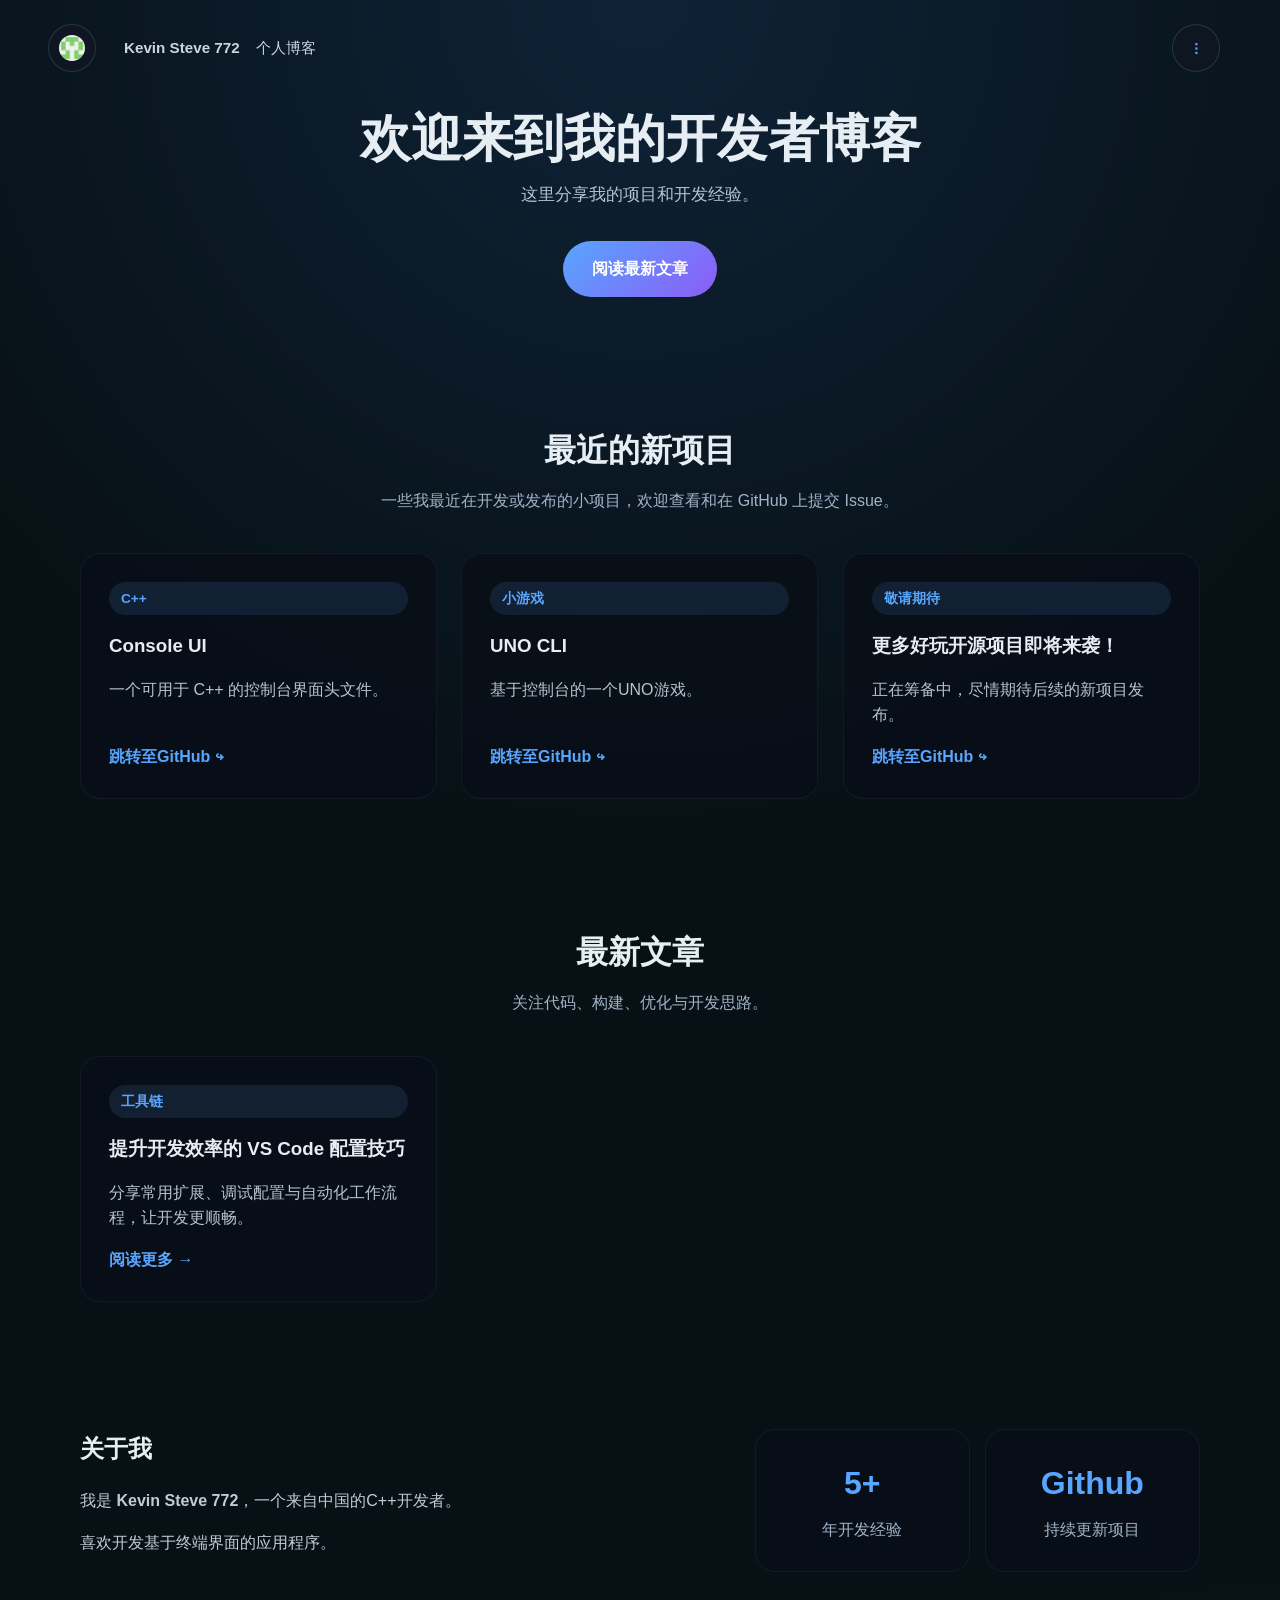
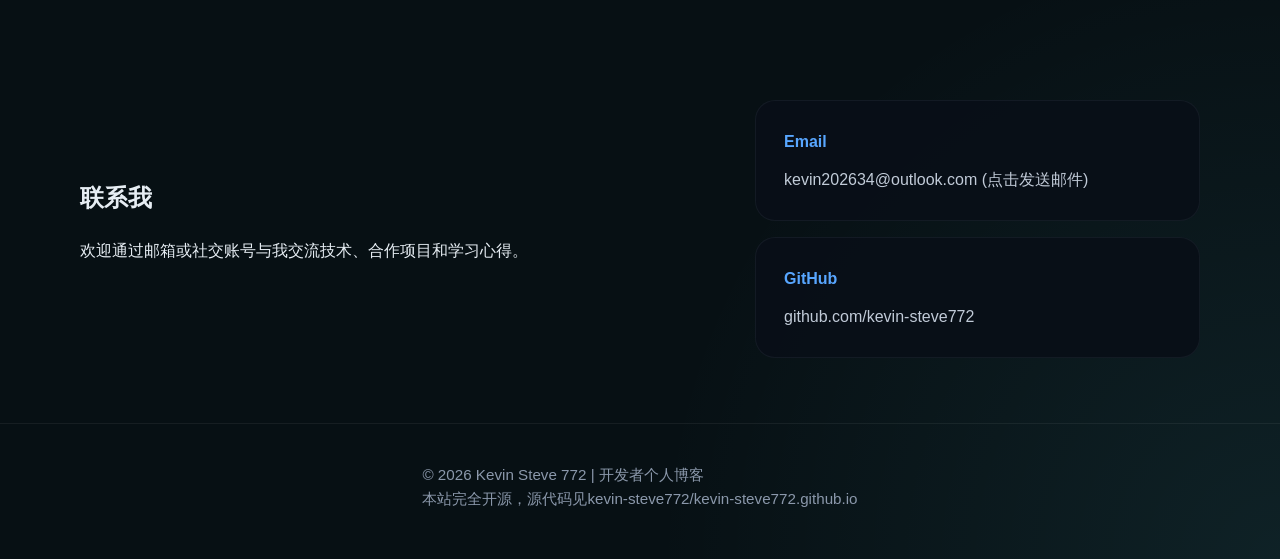
<file: index.html>
<!DOCTYPE html>
<html lang="zh-CN">
<head>
  <meta charset="UTF-8" />
  <meta name="viewport" content="width=device-width, initial-scale=1.0" />
  <title>Kevin Steve 772 的开发者博客</title>
  <link rel="stylesheet" href="styles.css" />
</head>
<body>
  <header class="site-header">
    <div class="container header-inner">
      <div class="split-nav">
        <div class="split-nav-group split-nav-left">
          <button class="nav-icon" aria-label="展开站点标题"><img src="logo.png" alt="站点 logo" class="nav-icon-img" /></button>
          <nav class="main-nav left-nav" id="leftNav">
            <a class="nav-title">Kevin Steve 772</a>
            <a class="nav-subtitle">个人博客</a>
          </nav>
        </div>
        <div class="split-nav-group split-nav-right">
          <button class="nav-icon" aria-label="展开右侧导航">⫶</button>
          <nav class="main-nav right-nav" id="rightNav">
            <a href="#home" class="scroll-reveal scroll-delay-100">Home</a>
            <a href="#posts" class="scroll-reveal scroll-delay-200">Blog</a>
            <a href="#about" class="scroll-reveal scroll-delay-300">About</a>
            <a href="#contact" class="scroll-reveal scroll-delay-400">Contact</a>
            <a href="https://github.com/kevin-steve772" target="_blank" rel="noreferrer" class="scroll-reveal scroll-delay-500">GitHub</a>
          </nav>
        </div>
      </div>
    </div>
  </header>

  <main>
    <section class="hero" id="home">
      <div class="container hero-content scroll-reveal scroll-delay-100">
        <h2>欢迎来到我的开发者博客</h2>
        <p>这里分享我的项目和开发经验。</p>
        <a class="btn btn-primary" href="#posts">阅读最新文章</a>
      </div>
    </section>

    <section class="section projects-section" id="projects">
      <div class="container">
        <div class="section-heading scroll-reveal scroll-delay-100">
          <h2>最近的新项目</h2>
          <p>一些我最近在开发或发布的小项目，欢迎查看和在 GitHub 上提交 Issue。</p>
        </div>
        <div class="post-grid projects-grid scroll-reveal scroll-delay-200" id="projectsList">
          <!-- 项目列表由 script.js 渲染 -->
        </div>
      </div>
    </section>

    <section class="section" id="posts">
      <div class="container">
        <div class="section-heading scroll-reveal scroll-delay-100">
          <h2>最新文章</h2>
          <p>关注代码、构建、优化与开发思路。</p>
        </div>
        <div class="post-grid scroll-reveal scroll-delay-200">
          <!-- <article class="post-card">
            <span class="post-tag">前端</span>
            <h3>使用现代 CSS 构建响应式布局</h3>
            <p>探索 Flexbox 与 Grid 组合实现高效、可维护页面布局的实践方式。</p>
            <a class="post-link" href="article-1.html">阅读更多 →</a>
          </article>
          <article class="post-card">
            <span class="post-tag">JavaScript</span>
            <h3>从项目角度理解异步编程</h3>
            <p>结合实际项目案例，讲解 Promise、async/await 及错误处理的最佳实践。</p>
            <a class="post-link" href="article-2.html">阅读更多 →</a>
          </article> -->
          <article class="post-card scroll-reveal scroll-delay-300">
            <span class="post-tag">工具链</span>
            <h3>提升开发效率的 VS Code 配置技巧</h3>
            <p>分享常用扩展、调试配置与自动化工作流程，让开发更顺畅。</p>
            <a class="post-link" href="article-3.html">阅读更多 →</a>
          </article>
        </div>
      </div>
    </section>

    <section class="section about-section" id="about">
      <div class="container about-inner scroll-reveal scroll-delay-100">
        <div class="about-text">
          <h2>关于我</h2>
          <p>我是 <strong>Kevin Steve 772</strong>，一个来自中国的C++开发者。</p>
          <p>喜欢开发基于终端界面的应用程序。</p>
        </div>
        <div class="about-stats">
          <div class="stat-card scroll-reveal scroll-delay-200">
            <strong>5+</strong>
            <span>年开发经验</span>
          </div>
          <div class="stat-card scroll-reveal scroll-delay-300">
            <strong>Github</strong>
            <span>持续更新项目</span>
          </div>
        </div>
      </div>
    </section>

    <section class="section contact-section" id="contact">
      <div class="container contact-inner scroll-reveal scroll-delay-100">
        <div>
          <h2>联系我</h2>
          <p>欢迎通过邮箱或社交账号与我交流技术、合作项目和学习心得。</p>
        </div>
        <div class="contact-cards">
          <div class="contact-card scroll-reveal scroll-delay-200">
            <strong>Email</strong>
            <p><a href="mailto:kevin202634@outlook.com" target="_blank" rel="noreferrer">kevin202634@outlook.com (点击发送邮件)</a></p>
          </div>
          <div class="contact-card scroll-reveal scroll-delay-300">
            <strong>GitHub</strong>
            <p><a href="https://github.com/kevin-steve772" target="_blank" rel="noreferrer">github.com/kevin-steve772</a></p>
          </div>
        </div>
      </div>
    </section>
  </main>

  <footer class="site-footer">
    <div class="container footer-inner">
      <p>© <span id="currentYear"></span> Kevin Steve 772 | 开发者个人博客<br>本站完全开源，源代码见<a href="https://github.com/kevin-steve772/kevin-steve772.github.io" target="_blank" rel="noreferrer">kevin-steve772/kevin-steve772.github.io</a></p>
    </div>
  </footer>

  <script src="script.js"></script>
</body>
</html>
</file>
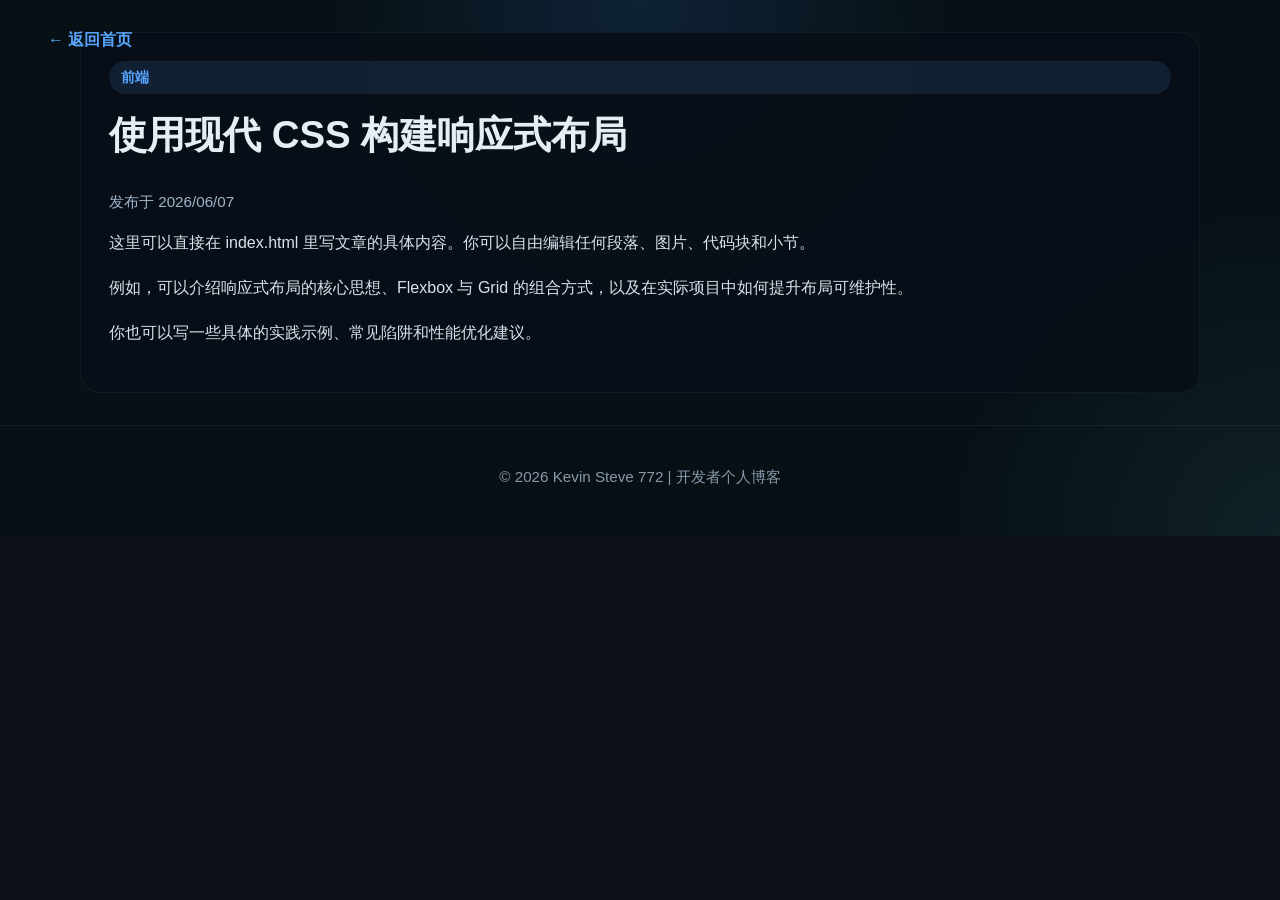
<file: article-1.html>
<!DOCTYPE html>
<html lang="zh-CN">
<head>
  <meta charset="UTF-8" />
  <meta name="viewport" content="width=device-width, initial-scale=1.0" />
  <title>使用现代 CSS 构建响应式布局 - Kevin Steve 772</title>
  <link rel="stylesheet" href="styles.css" />
</head>
<body>
  <header class="site-header">
    <div class="container header-inner">
      <div class="split-nav">
        <div class="split-nav-group split-nav-left">
          <a href="index.html" class="back-link">← 返回首页</a>
        </div>
      </div>
    </div>
  </header>

  <main>
    <div class="container article-reader-inner scroll-reveal scroll-delay-100">
      <article class="article-page scroll-reveal scroll-delay-200">
        <div class="article-header scroll-reveal scroll-delay-300">
          <span class="post-tag">前端</span>
          <h2>使用现代 CSS 构建响应式布局</h2>
          <p class="article-meta">发布于 2026/06/07</p>
        </div>
        <div class="article-body">
          <p>这里可以直接在 index.html 里写文章的具体内容。你可以自由编辑任何段落、图片、代码块和小节。</p>
          <p>例如，可以介绍响应式布局的核心思想、Flexbox 与 Grid 的组合方式，以及在实际项目中如何提升布局可维护性。</p>
          <p>你也可以写一些具体的实践示例、常见陷阱和性能优化建议。</p>
        </div>
      </article>
    </div>
  </main>

  <footer class="site-footer">
    <div class="container footer-inner">
      <p>© <span id="currentYear"></span> Kevin Steve 772 | 开发者个人博客</p>
    </div>
  </footer>

  <script src="script.js"></script>
</body>
</html>
</file>
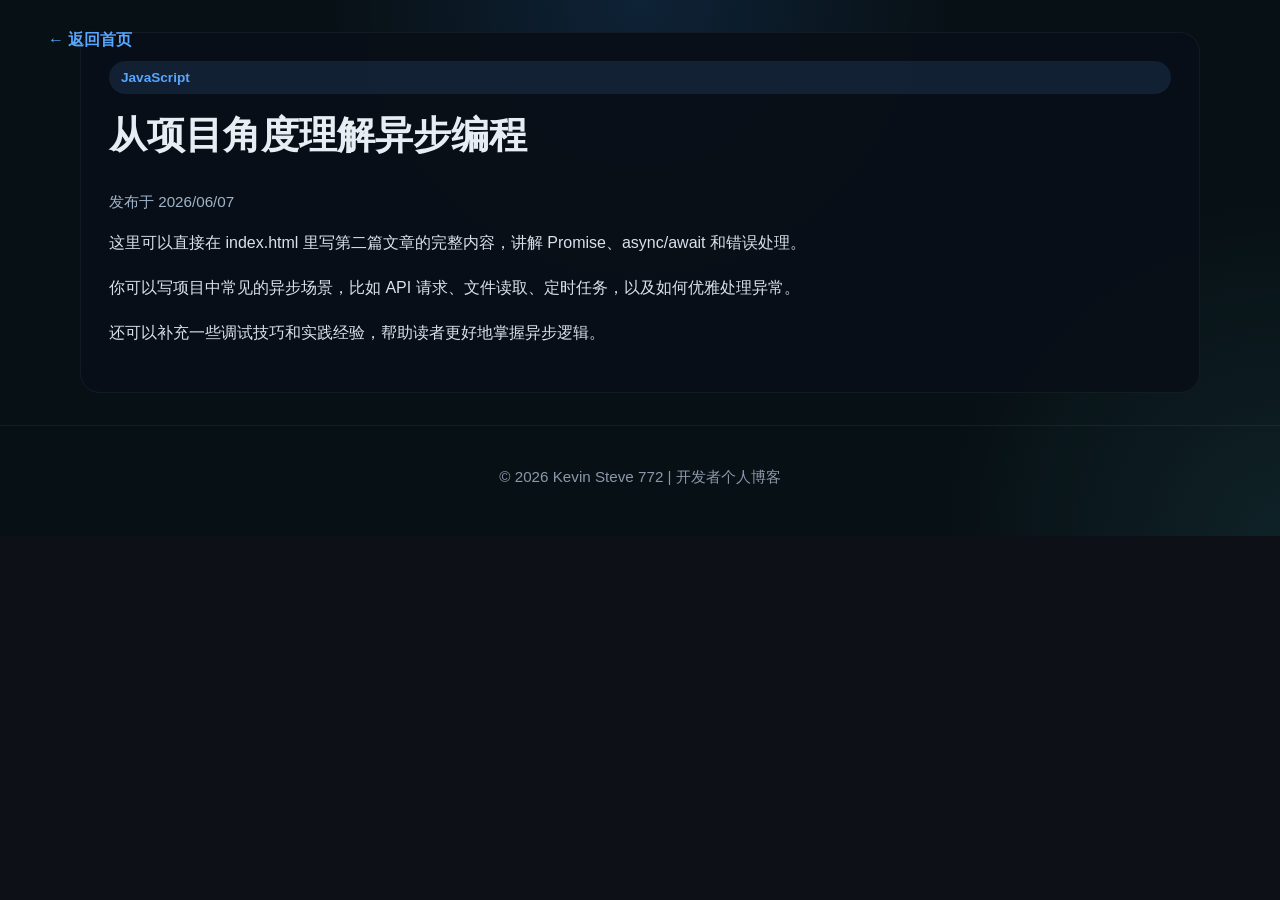
<file: article-2.html>
<!DOCTYPE html>
<html lang="zh-CN">
<head>
  <meta charset="UTF-8" />
  <meta name="viewport" content="width=device-width, initial-scale=1.0" />
  <title>从项目角度理解异步编程 - Kevin Steve 772</title>
  <link rel="stylesheet" href="styles.css" />
</head>
<body>
  <header class="site-header">
    <div class="container header-inner">
      <div class="split-nav">
        <div class="split-nav-group split-nav-left">
          <a href="index.html" class="back-link">← 返回首页</a>
        </div>
      </div>
    </div>
  </header>

  <main>
    <div class="container article-reader-inner scroll-reveal scroll-delay-100">
      <article class="article-page scroll-reveal scroll-delay-200">
        <div class="article-header scroll-reveal scroll-delay-300">
          <span class="post-tag">JavaScript</span>
          <h2>从项目角度理解异步编程</h2>
          <p class="article-meta">发布于 2026/06/07</p>
        </div>
        <div class="article-body">
          <p>这里可以直接在 index.html 里写第二篇文章的完整内容，讲解 Promise、async/await 和错误处理。</p>
          <p>你可以写项目中常见的异步场景，比如 API 请求、文件读取、定时任务，以及如何优雅处理异常。</p>
          <p>还可以补充一些调试技巧和实践经验，帮助读者更好地掌握异步逻辑。</p>
        </div>
      </article>
    </div>
  </main>

  <footer class="site-footer">
    <div class="container footer-inner">
      <p>© <span id="currentYear"></span> Kevin Steve 772 | 开发者个人博客</p>
    </div>
  </footer>

  <script src="script.js"></script>
</body>
</html>
</file>
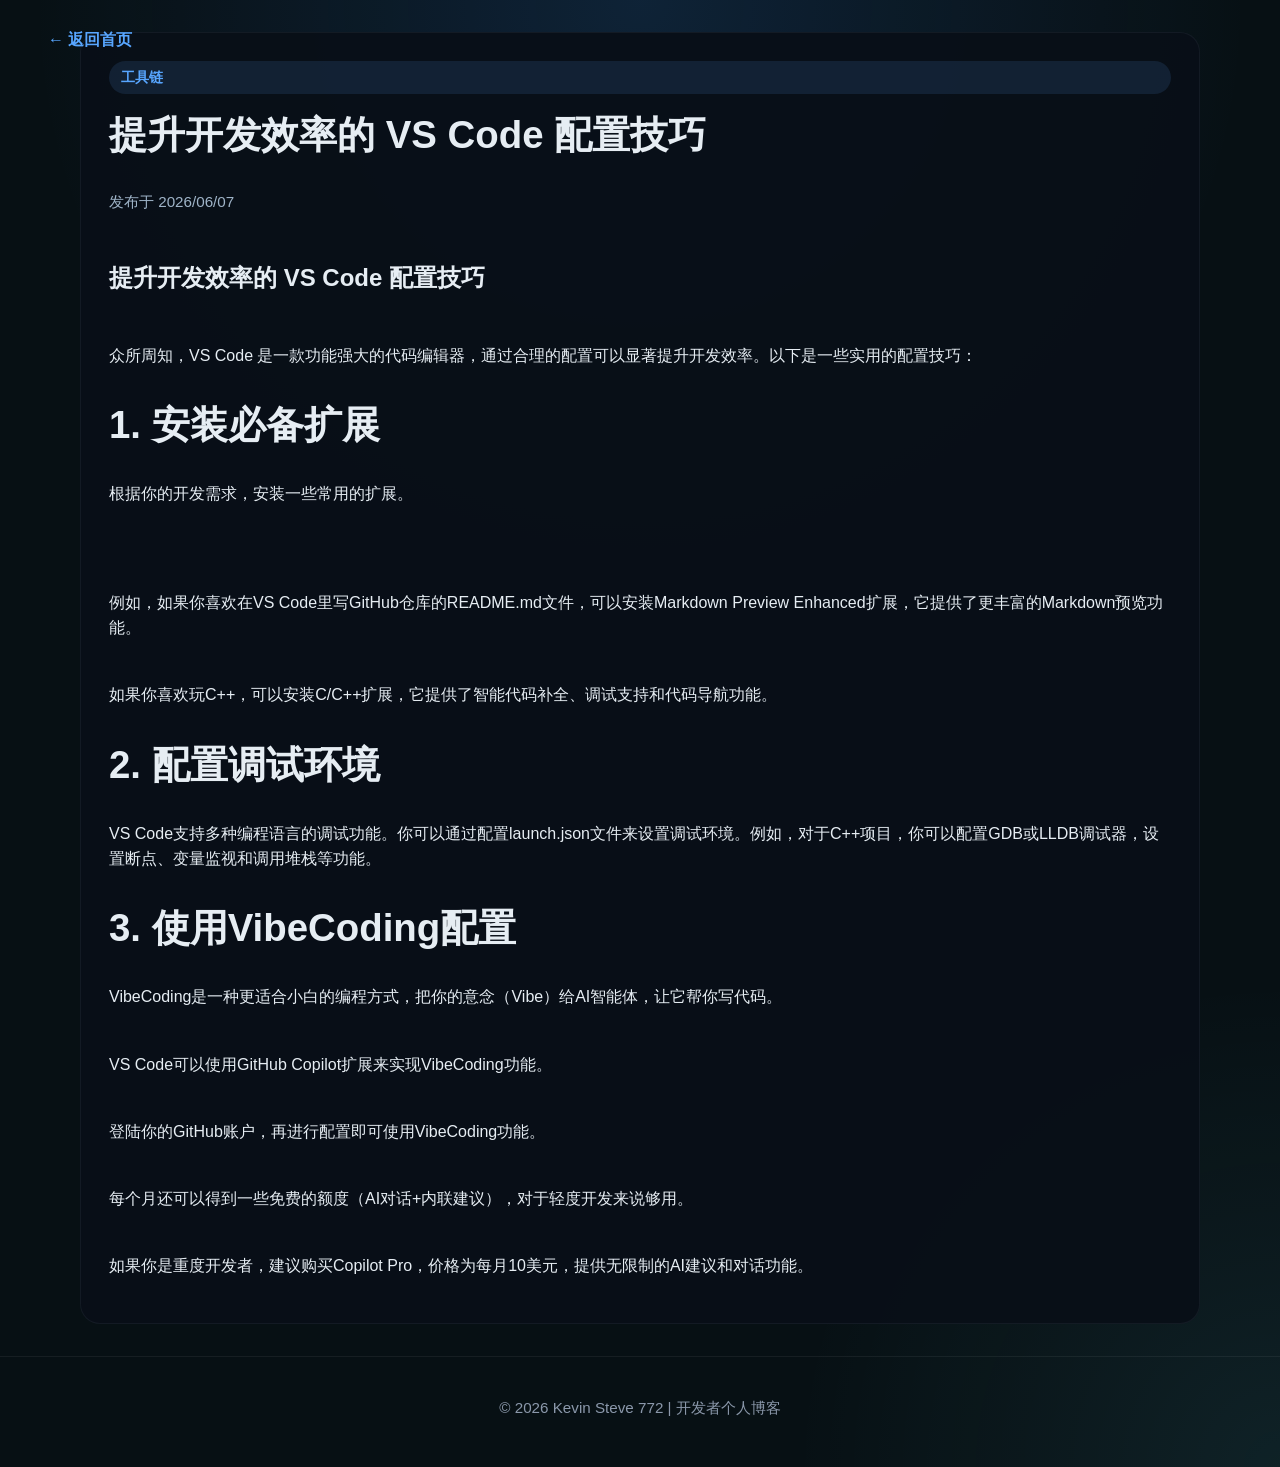
<file: article-3.html>
<!DOCTYPE html>
<html lang="zh-CN">
<head>
  <meta charset="UTF-8" />
  <meta name="viewport" content="width=device-width, initial-scale=1.0" />
  <title>提升开发效率的 VS Code 配置技巧 - Kevin Steve 772</title>
  <link rel="stylesheet" href="styles.css" />
</head>
<body>
  <header class="site-header">
    <div class="container header-inner">
      <div class="split-nav">
        <div class="split-nav-group split-nav-left">
          <a href="index.html" class="back-link">← 返回首页</a>
        </div>
      </div>
    </div>
  </header>

  <main>
    <div class="container article-reader-inner scroll-reveal scroll-delay-100">
      <article class="article-page scroll-reveal scroll-delay-200">
        <div class="article-header scroll-reveal scroll-delay-300">
          <span class="post-tag">工具链</span>
          <h2>提升开发效率的 VS Code 配置技巧</h2>
          <p class="article-meta">发布于 2026/06/07</p>
          <h1>提升开发效率的 VS Code 配置技巧</h1>
            <p>众所周知，VS Code 是一款功能强大的代码编辑器，通过合理的配置可以显著提升开发效率。以下是一些实用的配置技巧：</p>
            <h2>1. 安装必备扩展</h2>
            <p>根据你的开发需求，安装一些常用的扩展。<p>
            <p>例如，如果你喜欢在VS Code里写GitHub仓库的README.md文件，可以安装Markdown Preview Enhanced扩展，它提供了更丰富的Markdown预览功能。</p>
            <p>如果你喜欢玩C++，可以安装C/C++扩展，它提供了智能代码补全、调试支持和代码导航功能。</p>
            <h2>2. 配置调试环境</h2>
            <p>VS Code支持多种编程语言的调试功能。你可以通过配置launch.json文件来设置调试环境。例如，对于C++项目，你可以配置GDB或LLDB调试器，设置断点、变量监视和调用堆栈等功能。</p>
            <h2>3. 使用VibeCoding配置</h2>
            <p>VibeCoding是一种更适合小白的编程方式，把你的意念（Vibe）给AI智能体，让它帮你写代码。</p>
            <p>VS Code可以使用GitHub Copilot扩展来实现VibeCoding功能。</p>
            <p>登陆你的GitHub账户，再进行配置即可使用VibeCoding功能。</p>
            <p>每个月还可以得到一些免费的额度（AI对话+内联建议），对于轻度开发来说够用。</p>
            <p>如果你是重度开发者，建议购买Copilot Pro，价格为每月10美元，提供无限制的AI建议和对话功能。</p>
        </div>
      </article>
    </div>
  </main>

  <footer class="site-footer">
    <div class="container footer-inner">
      <p>© <span id="currentYear"></span> Kevin Steve 772 | 开发者个人博客</p>
    </div>
  </footer>

  <script src="script.js"></script>
</body>
</html>
</file>
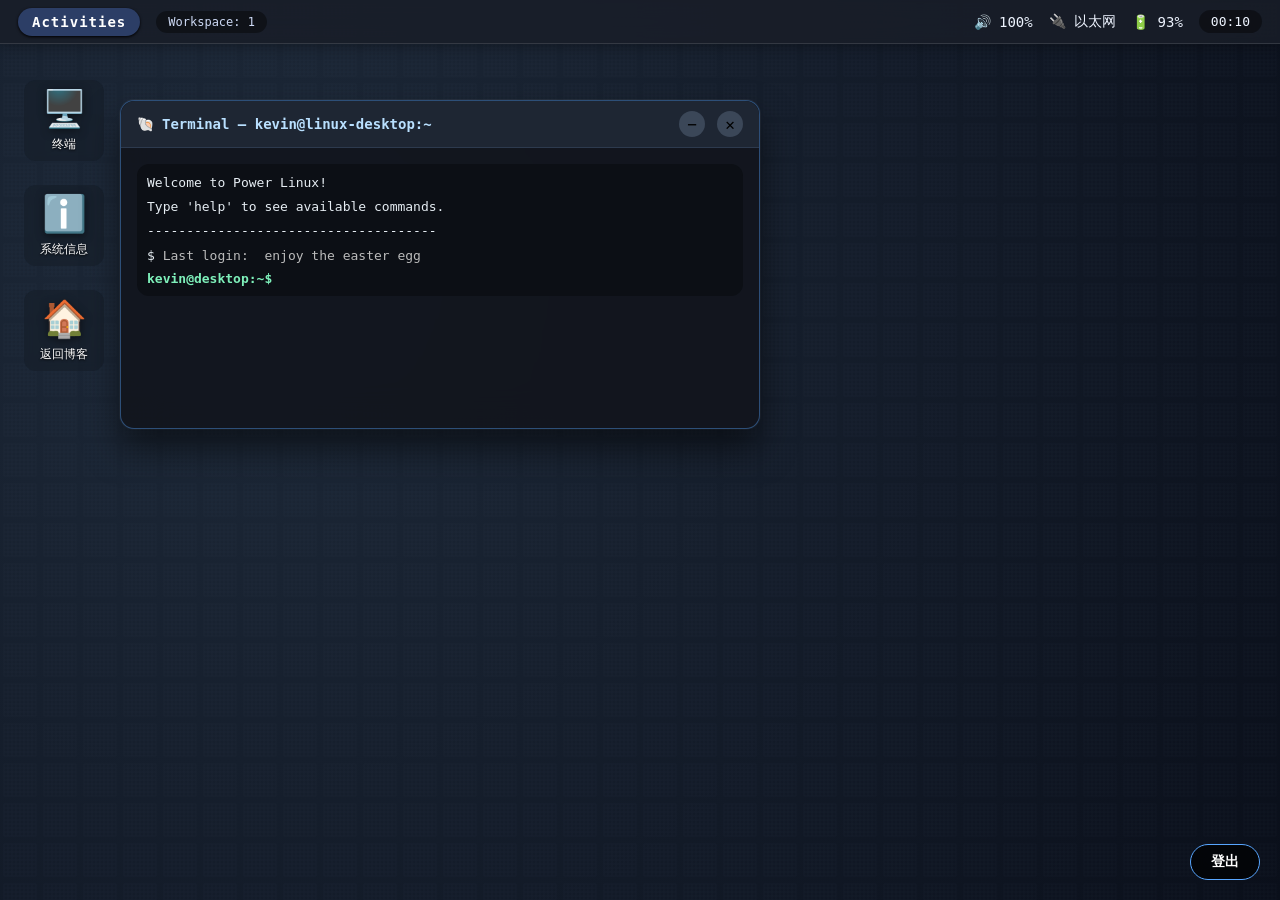
<file: easter-egg.html>
<!DOCTYPE html>
<html lang="zh-CN">
<head>
  <meta charset="UTF-8">
  <meta name="viewport" content="width=device-width, initial-scale=1.0, user-scalable=no">
  <title>Linux 桌面模拟器 · 彩蛋</title>
  <style>
    * {
      margin: 0;
      padding: 0;
      box-sizing: border-box;
      user-select: none; /* 让桌面更像系统，但不影响输入框 */
    }

    body {
      font-family: 'Noto Sans', 'Segoe UI', 'Ubuntu', 'Roboto', monospace;
      overflow: hidden;
      height: 100vh;
      width: 100vw;
      background: radial-gradient(circle at 20% 30%, #1e2a3a, #0a0f1a);
      position: relative;
    }

    /* 仿壁纸纹理 */
    .wallpaper {
      position: absolute;
      inset: 0;
      background-image: url('data:image/svg+xml;utf8,<svg xmlns="http://www.w3.org/2000/svg" viewBox="0 0 100 100" opacity="0.08"><path fill="none" d="M10 10 L90 10 M10 20 L90 20 M10 30 L90 30 M10 40 L90 40 M10 50 L90 50 M10 60 L90 60 M10 70 L90 70 M10 80 L90 80 M10 90 L90 90 M10 10 L10 90 M20 10 L20 90 M30 10 L30 90 M40 10 L40 90 M50 10 L50 90 M60 10 L60 90 M70 10 L70 90 M80 10 L80 90 M90 10 L90 90" stroke="%23aaccff" stroke-width="0.6"/></svg>');
      background-size: 40px 40px;
      pointer-events: none;
    }

    /* 顶部任务栏 (Linux 风格) */
    .taskbar {
      position: absolute;
      top: 0;
      left: 0;
      right: 0;
      height: 44px;
      background: rgba(25, 30, 40, 0.85);
      backdrop-filter: blur(14px);
      display: flex;
      align-items: center;
      justify-content: space-between;
      padding: 0 18px;
      z-index: 100;
      border-bottom: 1px solid rgba(255,255,255,0.12);
      box-shadow: 0 2px 12px rgba(0,0,0,0.3);
      font-size: 14px;
      font-weight: 500;
    }

    .taskbar-left {
      display: flex;
      gap: 16px;
      align-items: center;
    }

    .start-icon {
      background: #2c3e66;
      padding: 6px 14px;
      border-radius: 24px;
      color: white;
      font-weight: bold;
      font-size: 14px;
      letter-spacing: 1px;
      cursor: pointer;
      transition: 0.2s;
      box-shadow: 0 1px 3px black;
    }
    .start-icon:hover {
      background: #1e6f9f;
      transform: scale(0.97);
    }

    .workspace-indicator {
      color: #cdd9f4;
      background: rgba(0,0,0,0.4);
      padding: 4px 12px;
      border-radius: 20px;
      font-size: 12px;
    }

    .taskbar-right {
      display: flex;
      gap: 16px;
      align-items: center;
      color: #eef4ff;
    }

    .clock {
      font-family: 'Fira Mono', monospace;
      background: rgba(0,0,0,0.4);
      padding: 4px 12px;
      border-radius: 32px;
      font-size: 13px;
    }

    /* 桌面图标区 */
    .desktop-icons {
      position: absolute;
      top: 80px;
      left: 24px;
      display: flex;
      flex-direction: column;
      gap: 24px;
      z-index: 10;
    }

    .desktop-icon {
      display: flex;
      flex-direction: column;
      align-items: center;
      width: 80px;
      cursor: pointer;
      transition: 0.15s;
      border-radius: 12px;
      padding: 8px 4px;
      background: rgba(20, 28, 38, 0.5);
      backdrop-filter: blur(4px);
    }
    .desktop-icon:hover {
      background: rgba(45, 85, 120, 0.7);
      transform: translateY(-2px);
    }
    .icon-img {
      font-size: 36px;
      filter: drop-shadow(0 2px 4px rgba(0,0,0,0.5));
    }
    .icon-label {
      color: white;
      font-size: 12px;
      margin-top: 6px;
      text-shadow: 0 1px 2px black;
      font-weight: 500;
    }

    /* 窗口 (终端+系统窗口) */
    .window {
      position: absolute;
      background: rgba(18, 22, 30, 0.95);
      backdrop-filter: blur(20px);
      border-radius: 14px;
      border: 1px solid rgba(88, 166, 255, 0.4);
      box-shadow: 0 20px 35px rgba(0, 0, 0, 0.5), 0 0 0 1px rgba(255, 255, 255, 0.05);
      min-width: 540px;
      width: 640px;
      z-index: 50;
      transition: box-shadow 0.2s;
    }

    .window-header {
      background: rgba(32, 40, 54, 0.9);
      padding: 10px 16px;
      border-radius: 14px 14px 0 0;
      display: flex;
      align-items: center;
      justify-content: space-between;
      cursor: grab;
      border-bottom: 1px solid #2d3a4e;
    }
    .window-header:active {
      cursor: grabbing;
    }
    .window-title {
      display: flex;
      align-items: center;
      gap: 8px;
      font-weight: 600;
      color: #b9e0ff;
      font-size: 14px;
    }
    .window-controls {
      display: flex;
      gap: 12px;
    }
    .window-controls span {
      width: 26px;
      height: 26px;
      display: inline-flex;
      align-items: center;
      justify-content: center;
      border-radius: 100px;
      cursor: pointer;
      background: rgba(0,0,0,0.3);
      transition: 0.1s;
      font-size: 16px;
    }
    .window-controls span:hover {
      background: #c42e2e;
      color: white;
    }
    .window-content {
      padding: 16px;
      color: #e6edf3;
      min-height: 280px;
    }

    /* 终端仿真器区域 */
    .terminal-container {
      background: #0c0f15;
      border-radius: 12px;
      font-family: 'Fira Code', 'JetBrains Mono', monospace;
      font-size: 13px;
      overflow-y: auto;
      max-height: 280px;
      padding: 10px;
    }
    .terminal-line {
      margin-bottom: 6px;
      line-height: 1.4;
      white-space: pre-wrap;
      word-break: break-all;
    }
    .input-line {
      display: flex;
      align-items: center;
      flex-wrap: wrap;
      gap: 6px;
    }
    .prompt {
      color: #7ef0ba;
      font-weight: bold;
    }
    .cmd-input {
      background: transparent;
      border: none;
      color: #f0f0f0;
      font-family: monospace;
      font-size: 13px;
      flex: 1;
      outline: none;
      caret-color: #7ef0ba;
    }
    .cmd-input:focus {
      outline: none;
    }

    /* 系统信息小窗 */
    .sysinfo-window {
      left: 680px;
      top: 160px;
      width: 280px;
      min-width: 240px;
    }
    .sysinfo-content {
      font-size: 13px;
      display: flex;
      flex-direction: column;
      gap: 8px;
    }
    .sysinfo-item {
      display: flex;
      justify-content: space-between;
      border-bottom: 1px solid #2a3440;
      padding: 6px 0;
    }

    /* 返回博客按钮 */
    .exit-blog {
      position: absolute;
      bottom: 20px;
      right: 20px;
      background: rgba(0, 0, 0, 0.7);
      backdrop-filter: blur(8px);
      border-radius: 40px;
      padding: 8px 20px;
      color: white;
      font-weight: bold;
      cursor: pointer;
      z-index: 200;
      border: 1px solid #58a6ff;
      font-size: 14px;
      transition: 0.2s;
    }
    .exit-blog:hover {
      background: #58a6ff;
      color: #0d1117;
      border-color: white;
    }

    /* 移动端调整 */
    @media (max-width: 780px) {
      .window {
        width: 90vw;
        min-width: 280px;
        left: 5vw !important;
        right: 5vw !important;
        top: 100px !important;
      }
      .desktop-icons {
        top: 70px;
        left: 10px;
        gap: 12px;
      }
      .desktop-icon {
        width: 70px;
      }
      .sysinfo-window {
        display: none;  /* 移动端隐藏小窗让终端清晰 */
      }
    }
  </style>
</head>
<body>
<div class="wallpaper"></div>

<!-- 任务栏 -->
<div class="taskbar">
  <div class="taskbar-left">
    <div class="start-icon" id="fakeStartBtn">Activities</div>
    <div class="workspace-indicator">Workspace: 1</div>
  </div>
  <div class="taskbar-right">
    <span>🔊 100%</span>
    <span>🔌 以太网</span>
    <span>🔋 93%</span>
    <span class="clock" id="liveClock">--:--</span>
  </div>
</div>

<!-- 桌面快捷方式 -->
<div class="desktop-icons">
  <div class="desktop-icon" id="openTerminalIcon">
    <div class="icon-img">🖥️</div>
    <div class="icon-label">终端</div>
  </div>
  <div class="desktop-icon" id="sysInfoIcon">
    <div class="icon-img">ℹ️</div>
    <div class="icon-label">系统信息</div>
  </div>
  <div class="desktop-icon" id="blogReturnIcon">
    <div class="icon-img">🏠</div>
    <div class="icon-label">返回博客</div>
  </div>
</div>

<!-- 主终端窗口 (可拖动) -->
<div class="window" id="mainTermWindow" style="left: 120px; top: 100px;">
  <div class="window-header" id="termDragHandle">
    <div class="window-title">
      <span>🐚</span> Terminal — kevin@linux-desktop:~
    </div>
    <div class="window-controls">
      <span id="minTermBtn" style="background: #3b4758;">−</span>
      <span id="closeTermBtn" style="background: #3b4758;">✕</span>
    </div>
  </div>
  <div class="window-content" id="termContentArea">
    <div class="terminal-container" id="termContainer">
      <div class="terminal-line">Welcome to Power Linux!</div>
      <div class="terminal-line">Type 'help' to see available commands.</div>
      <div class="terminal-line">-------------------------------------</div>
      <div id="terminalOutput">
        <div class="terminal-line">$ <span style="color:#bbb;">Last login:  enjoy the easter egg</span></div>
      </div>
      <div class="input-line">
        <span class="prompt">kevin@desktop:~$</span>
        <input type="text" class="cmd-input" id="cmdInput" autofocus>
      </div>
    </div>
  </div>
</div>

<!-- 系统信息小窗 -->
<div class="window sysinfo-window" id="sysInfoWindow" style="left: 780px; top: 140px; display: none;">
  <div class="window-header" id="sysDragHandle">
    <div class="window-title">📊 系统监视器</div>
    <div class="window-controls"><span id="closeSysBtn">✕</span></div>
  </div>
  <div class="window-content">
    <div class="sysinfo-content">
      <div class="sysinfo-item"><span>发行版</span><span>Power Linux 24.04 LTS</span></div>
      <div class="sysinfo-item"><span>内核</span><span>6.8.0-31-generic</span></div>
      <div class="sysinfo-item"><span>Shell</span><span>bash 5.2.21</span></div>
      <div class="sysinfo-item"><span>桌面环境</span><span>PowerDE</span></div>
      <div class="sysinfo-item"><span>CPU</span><span>Intel Core i5-5350U @ 1.80GHz</span></div>
      <div class="sysinfo-item"><span>内存</span><span>3.8 GiB / 7.7 GiB</span></div>
    </div>
  </div>
</div>

<div class="exit-blog" id="exitToBlogBtn">登出</div>

<script>
  (function() {
    // ---------- 时钟更新 ----------
    function updateClock() {
      const now = new Date();
      const timeStr = now.toLocaleTimeString('zh-CN', { hour12: false, hour:'2-digit', minute:'2-digit' });
      document.getElementById('liveClock').innerText = timeStr;
    }
    updateClock();
    setInterval(updateClock, 1000);

    // ---------- 终端模拟器核心 ----------
    const outputDiv = document.getElementById('terminalOutput');
    const cmdInput = document.getElementById('cmdInput');
    let commandHistory = [];
    let historyIndex = -1;

    function addOutput(text, isError = false) {
      const lineDiv = document.createElement('div');
      lineDiv.className = 'terminal-line';
      lineDiv.style.color = isError ? '#ff9580' : '#d4dcec';
      lineDiv.innerHTML = text;
      outputDiv.appendChild(lineDiv);
      // 自动滚动到底部
      const container = document.getElementById('termContainer');
      container.scrollTop = container.scrollHeight;
    }

    function executeCommand(cmd) {
      const trimmed = cmd.trim().toLowerCase();
      const rawCmd = cmd.trim();
      if (trimmed === '') return;

      addOutput(`<span style="color:#8ab3ff;">$ ${escapeHtml(cmd)}</span>`);

      // 简单命令解析
      if (trimmed === 'help') {
        addOutput(`可用命令: help, clear, ls, date, neofetch, echo [text], whoami, pwd, uname, blog`); 
      } 
      else if (trimmed === 'clear') {
        outputDiv.innerHTML = '';
      }
      else if (trimmed === 'ls') {
        addOutput(`Desktop  Documents  Downloads  Music  Pictures  Videos  easter_egg.html  blog_link.txt`);
      }
      else if (trimmed === 'date') {
        addOutput(new Date().toString());
      }
      else if (trimmed === 'neofetch') {
        addOutput(`            .-/+oossssoo+/-.               kevin@linux-desktop`); 
        addOutput(`        \`:+ssssssssssssssssss+:\`           OS: Power Linux 24.04 LTS`); 
        addOutput(`      -+ssssssssssssssssssyyssss+\`         Shell: bash 5.2`); 
        addOutput(`    .ossssssssssssssssssdMMMNysssso.        Theme: Web-Linux`); 
        addOutput(`   /ssssssssssshdmmNNmmyNMMMMhssssss/       CPU: Intel Core i5-5350U @ 1.80GHz`); 
        addOutput(`  +ssssssssshmydMMMMMMMNddddyssssssss+      Memory: 1462MiB / 7864MiB`); 
        addOutput(` /sssssssshNMMMyhhyyyyhmNMMMNhssssssss/     `); 
      }
      else if (trimmed === 'whoami') {
        addOutput(`kevin-steve772`);
      }
      else if (trimmed === 'pwd') {
        addOutput(`/home/kevin/linux-fun`);
      }
      else if (trimmed === 'uname') {
        addOutput(`Linux web-desktop 6.8.0-arch1-1 #1 SMP x86_64 GNU/Linux`);
      }
      else if (trimmed === 'blog') {
        addOutput(`正在跳转回博客...`);
        setTimeout(() => { window.location.href = 'index.html'; }, 400);
      }
      else if (trimmed.startsWith('echo ')) {
        let msg = rawCmd.substring(5);
        addOutput(`${escapeHtml(msg)}`);
      }
      else {
        addOutput(`bash: ${escapeHtml(trimmed)}: command not found`, true);
      }
      // 保存历史
      commandHistory.push(rawCmd);
      historyIndex = commandHistory.length;
    }

    function escapeHtml(str) {
      return str.replace(/[&<>]/g, function(m) {
        if (m === '&') return '&amp;';
        if (m === '<') return '&lt;';
        if (m === '>') return '&gt;';
        return m;
      });
    }

    cmdInput.addEventListener('keydown', function(e) {
      if (e.key === 'Enter') {
        const cmd = cmdInput.value;
        if (cmd.length) {
          executeCommand(cmd);
          cmdInput.value = '';
        } else {
          addOutput('');
        }
        e.preventDefault();
      } 
      else if (e.key === 'ArrowUp') {
        e.preventDefault();
        if (commandHistory.length > 0 && historyIndex > 0) {
          historyIndex--;
          cmdInput.value = commandHistory[historyIndex];
        } else if (historyIndex === -1 && commandHistory.length) {
          historyIndex = commandHistory.length-1;
          cmdInput.value = commandHistory[historyIndex];
        }
      }
      else if (e.key === 'ArrowDown') {
        e.preventDefault();
        if (historyIndex < commandHistory.length-1) {
          historyIndex++;
          cmdInput.value = commandHistory[historyIndex];
        } else {
          historyIndex = commandHistory.length;
          cmdInput.value = '';
        }
      }
    });

    // 聚焦
    cmdInput.focus();

    // 窗口交互 (简易拖动 + 关闭/最小化)
    let activeWindow = null;
    let offsetX, offsetY;

    function makeDraggable(element, handle) {
      handle.addEventListener('mousedown', (e) => {
        if (e.button !== 0) return;
        activeWindow = element;
        offsetX = e.clientX - element.getBoundingClientRect().left;
        offsetY = e.clientY - element.getBoundingClientRect().top;
        element.style.cursor = 'grabbing';
        e.preventDefault();
      });
    }

    document.addEventListener('mousemove', (e) => {
      if (activeWindow) {
        let newLeft = e.clientX - offsetX;
        let newTop = e.clientY - offsetY;
        newLeft = Math.min(window.innerWidth - 50, Math.max(0, newLeft));
        newTop = Math.min(window.innerHeight - 80, Math.max(0, newTop));
        activeWindow.style.left = newLeft + 'px';
        activeWindow.style.top = newTop + 'px';
      }
    });
    document.addEventListener('mouseup', () => {
      if (activeWindow) {
        activeWindow.style.cursor = '';
        activeWindow = null;
      }
    });

    const terminalWindow = document.getElementById('mainTermWindow');
    const termHandle = document.getElementById('termDragHandle');
    makeDraggable(terminalWindow, termHandle);

    // 关闭终端 (隐藏)
    const closeTerm = document.getElementById('closeTermBtn');
    closeTerm.addEventListener('click', () => {
      terminalWindow.style.display = 'none';
    });
    const minTerm = document.getElementById('minTermBtn');
    minTerm.addEventListener('click', () => {
      terminalWindow.style.display = 'none';
    });
    // 通过桌面图标重新打开终端
    document.getElementById('openTerminalIcon').addEventListener('click', () => {
      terminalWindow.style.display = 'block';
      cmdInput.focus();
    });

    // 系统信息窗口 拖动/关闭
    const sysWindow = document.getElementById('sysInfoWindow');
    const sysHandle = document.getElementById('sysDragHandle');
    makeDraggable(sysWindow, sysHandle);
    const closeSys = document.getElementById('closeSysBtn');
    closeSys.addEventListener('click', () => { sysWindow.style.display = 'none'; });
    document.getElementById('sysInfoIcon').addEventListener('click', () => {
      sysWindow.style.display = 'block';
    });

    // 返回博客按钮（多处）
    const exitBtn = document.getElementById('exitToBlogBtn');
    const blogIcon = document.getElementById('blogReturnIcon');
    function exitToBlog() {
      window.location.href = 'index.html';
    }
    exitBtn.addEventListener('click', exitToBlog);
    blogIcon.addEventListener('click', exitToBlog);
    document.getElementById('fakeStartBtn').addEventListener('click', () => {
      alert("彩蛋 - 你可以尽情使用终端，输入'help'了解命令~");
    });

    // 确保屏幕适配，初次显示小窗
    setTimeout(() => {
      sysWindow.style.display = 'none';  // 默认不弹出系统窗
    }, 10);
    // 焦点自动捕获
    document.body.addEventListener('click', () => { if(terminalWindow.style.display !== 'none') cmdInput.focus(); });
  })();
</script>
</body>
</html>
</file>
<file: styles.css>
:root {
  color-scheme: dark;
  color: #f7f7f7;
  background: #0d1117;
  accent-color: #58a6ff;
  font-family: "Segoe UI", Roboto, "Helvetica Neue", Arial, sans-serif;
  line-height: 1.6;
}

* {
  box-sizing: border-box;
}

html, body {
  margin: 0;
  min-height: 100%;
}

body {
  background: radial-gradient(circle at top, rgba(56, 139, 253, 0.15), transparent 38%),
              radial-gradient(circle at bottom right, rgba(106, 241, 255, 0.08), transparent 25%),
              #071014;
  color: #e6edf3;
}

img {
  max-width: 100%;
  display: block;
}

a {
  color: inherit;
  text-decoration: none;
}

.container {
  width: min(1120px, calc(100% - 2rem));
  margin: 0 auto;
}

.site-header {
  position: sticky;
  top: 0;
  z-index: 10;
  backdrop-filter: none;
  background: transparent;
  border-bottom: none;
}

.header-inner {
  display: flex;
  align-items: center;
  justify-content: space-between;
  gap: 1rem;
  padding: 1rem 0;
}

.brand h1 {
  margin: 0;
  font-size: clamp(1.5rem, 2.2vw, 2.4rem);
}

.brand p {
  margin: 0.35rem 0 0;
  color: #9fb4c8;
  font-size: 0.95rem;
}

.split-nav {
  position: absolute;
  inset: 0;
  pointer-events: none;
}

.split-nav-group {
  position: absolute;
  top: 150%;
  transform: translateY(-50%);
  display: flex;
  align-items: center;
  gap: 0.75rem;
  pointer-events: auto;
}

.split-nav-left {
  left: 3rem;
}

.split-nav-right {
  right: 0rem;
}

.nav-icon {
  width: 3rem;
  height: 3rem;
  border-radius: 999px;
  border: 1px solid rgba(255, 255, 255, 0.12);
  background: rgba(15, 23, 34, 0.95);
  color: #58a6ff;
  font-size: 1.1rem;
  display: inline-flex;
  align-items: center;
  justify-content: center;
  cursor: pointer;
}

.nav-icon-img {
  width: 1.6rem;
  height: 1.6rem;
  border-radius: 999px;
  object-fit: cover;
  display: block;
}

.main-nav {
  display: flex;
  align-items: center;
  gap: 1rem;
  min-width: 3rem;
  width: 3rem;
  overflow: hidden;
  border-radius: 999px;
  background: transparent;
  border: none;
  transition: width 0.25s ease, padding 0.25s ease, background 0.25s ease;
  height: 3rem;
  padding: 0;
}

.split-nav-left .main-nav {
  width: min(340px, calc(100vw - 4rem));
  padding: 0 1rem;
  background: transparent;
}

.split-nav-left .main-nav a {
  opacity: 1;
  transform: translateX(0);
}

.split-nav-group:hover .main-nav,
.split-nav-group:focus-within .main-nav {
  width: min(340px, calc(100vw - 4rem));
  padding: 0 1rem;
  background: transparent;
}

.main-nav a {
  display: inline-flex;
  align-items: center;
  color: #cbd5e1;
  font-size: 0.95rem;
  opacity: 0;
  transform: translateX(-10px);
  transition: opacity 0.2s ease, transform 0.2s ease, color 0.2s ease;
  white-space: nowrap;
}

.left-nav a:first-child {
  font-weight: 700;
}

.nav-subtitle {
  display: block;
  font-size: 0.85rem;
  color: #9fb4c8;
}

.split-nav-group:hover .main-nav a,
.split-nav-group:focus-within .main-nav a {
  opacity: 1;
  transform: translateX(0);
}

.main-nav a:hover,
.main-nav a:focus {
  color: #58a6ff;
}


.hero {
  padding: 5rem 0 4rem;
}

.hero-content {
  text-align: center;
}

.hero-content h2 {
  margin: 0 0 1rem;
  font-size: clamp(2rem, 4vw, 3.6rem);
  line-height: 1.05;
}

.hero-content p {
  margin: 0 0 2rem;
  max-width: 680px;
  margin-left: auto;
  margin-right: auto;
  color: #b7c3d1;
  font-size: 1.05rem;
}

.btn {
  display: inline-flex;
  align-items: center;
  justify-content: center;
  padding: 0.95rem 1.8rem;
  border-radius: 999px;
  font-weight: 600;
  transition: transform 0.2s ease, background-color 0.2s ease;
}

.btn-primary {
  background: linear-gradient(135deg, #58a6ff 0%, #8b5cf6 100%);
  color: #fff;
}

.btn-primary:hover,
.btn-primary:focus {
  transform: translateY(-1px);
}

.section {
  padding: 4rem 0;
}

.section-heading {
  text-align: center;
  margin-bottom: 2.5rem;
}

.section-heading h2 {
  margin: 0;
  font-size: 2rem;
}

.section-heading p {
  margin: 0.75rem auto 0;
  max-width: 640px;
  color: #9fb4c8;
}

.post-grid {
  display: grid;
  grid-template-columns: repeat(3, minmax(0, 1fr));
  gap: 1.5rem;
}

.post-card,
.feature-card,
.contact-card,
.stat-card,
.article-page {
  background: rgba(9, 15, 24, 0.95);
  border: 1px solid rgba(148, 163, 184, 0.08);
  border-radius: 20px;
  padding: 1.75rem;
}

.post-card {
  display: flex;
  flex-direction: column;
  gap: 1rem;
}

.article-reading-section {
  padding-top: 2rem;
}

.article-page {
  display: block;
  gap: 1rem;
  margin-bottom: 2rem;
}

.article-header {
  display: flex;
  flex-direction: column;
  gap: 0.6rem;
}

.article-header h2 {
  margin: 0;
  font-size: clamp(1.75rem, 3vw, 2.6rem);
}

.article-meta {
  color: #9fb4c8;
  font-size: 0.95rem;
}

.article-body {
  color: #d9e2ec;
  line-height: 1.8;
}

.article-body p {
  margin: 0 0 1rem;
}

.back-link {
  display: inline-flex;
  margin-bottom: 1rem;
  color: #58a6ff;
  font-weight: 600;
}

.post-tag {
  display: inline-flex;
  padding: 0.35rem 0.75rem;
  border-radius: 999px;
  background: rgba(88, 166, 255, 0.12);
  color: #58a6ff;
  font-size: 0.85rem;
  font-weight: 700;
}

.post-card h3 {
  margin: 0;
}

.post-card p {
  margin: 0;
  color: #b7c3d1;
}

.post-link {
  margin-top: auto;
  color: #58a6ff;
  font-weight: 600;
}

.feature-section {
  background: rgba(255, 255, 255, 0.02);
}

.feature-grid {
  display: grid;
  grid-template-columns: repeat(3, minmax(0, 1fr));
  gap: 1.5rem;
}

.feature-card h3 {
  margin: 0 0 0.75rem;
}

.feature-card p {
  margin: 0;
  color: #b7c3d1;
}

.about-inner,
.contact-inner {
  display: grid;
  grid-template-columns: 1.3fr 0.9fr;
  gap: 2rem;
  align-items: center;
}

.about-text h2,
.contact-inner h2 {
  margin-top: 0;
}

.about-text p {
  color: #c1cbd8;
}

.about-stats {
  display: grid;
  grid-template-columns: repeat(2, minmax(0, 1fr));
  gap: 1rem;
}

.stat-card {
  text-align: center;
}

.stat-card strong {
  display: block;
  font-size: 2rem;
  margin-bottom: 0.5rem;
  color: #58a6ff;
}

.stat-card span {
  color: #9fb4c8;
}

.contact-cards {
  display: grid;
  gap: 1rem;
}

.contact-card strong {
  display: block;
  margin-bottom: 0.75rem;
  color: #58a6ff;
}

.contact-card p {
  margin: 0;
  color: #c1cbd8;
}

.site-footer {
  padding: 1.5rem 0 2rem;
  border-top: 1px solid rgba(255, 255, 255, 0.06);
}

.footer-inner {
  display: flex;
  justify-content: center;
  color: #8b98ab;
  font-size: 0.95rem;
}

@media (max-width: 900px) {
  .post-grid,
  .feature-grid,
  .about-inner,
  .about-stats {
    grid-template-columns: 1fr;
  }

  .split-nav {
    position: static;
    display: flex;
    flex-direction: column;
    width: 100%;
    gap: 0.75rem;
    margin-top: 1rem;
  }

  .split-nav-group {
    position: static;
    transform: none;
    flex-direction: column;
    width: 100%;
  }

  .split-nav-group .nav-icon {
    display: none;
  }

  .main-nav {
    display: none;
    flex-direction: column;
    width: 100%;
    gap: 0.75rem;
    padding: 0.75rem 0.9rem;
    background: rgba(9, 15, 24, 0.95);
    border: 1px solid rgba(255, 255, 255, 0.08);
    border-radius: 18px;
    height: auto;
    overflow: visible;
  }

  .main-nav.show {
    display: flex;
  }

  .nav-toggle {
    display: inline-flex;
  }
}

.scroll-reveal {
  opacity: 0;
  transform: translateY(24px);
  transition: opacity 0.7s ease, transform 0.7s ease;
  will-change: opacity, transform;
}

.reveal-visible {
  opacity: 1;
  transform: translateY(0);
}

.scroll-delay-100 {
  transition-delay: 0.08s;
}

.scroll-delay-200 {
  transition-delay: 0.16s;
}

.scroll-delay-300 {
  transition-delay: 0.24s;
}

.scroll-delay-400 {
  transition-delay: 0.32s;
}

.scroll-delay-500 {
  transition-delay: 0.4s;
}

@media (max-width: 640px) {
  .hero {
    padding-top: 3.5rem;
  }

  .hero-content h2 {
    font-size: 2.4rem;
  }

  .header-inner {
    flex-direction: column;
    align-items: flex-start;
  }
}
</file>
